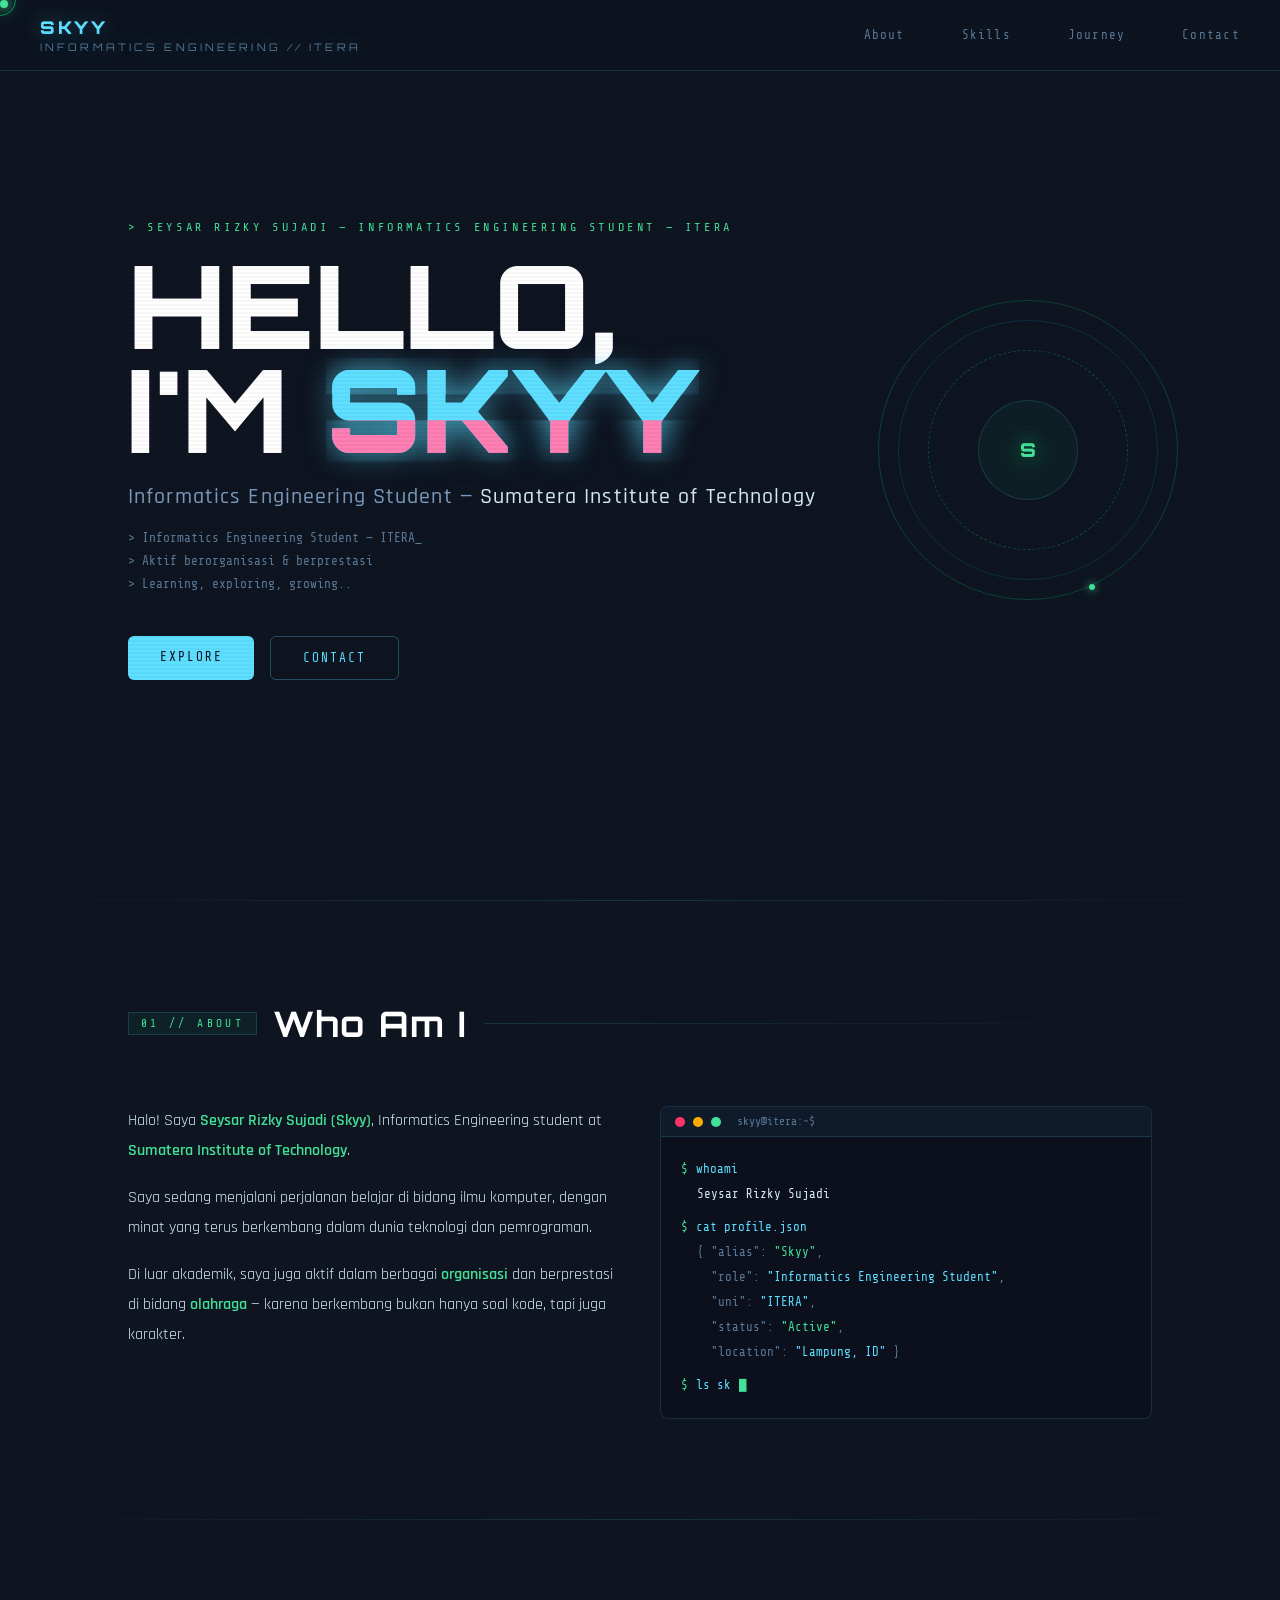
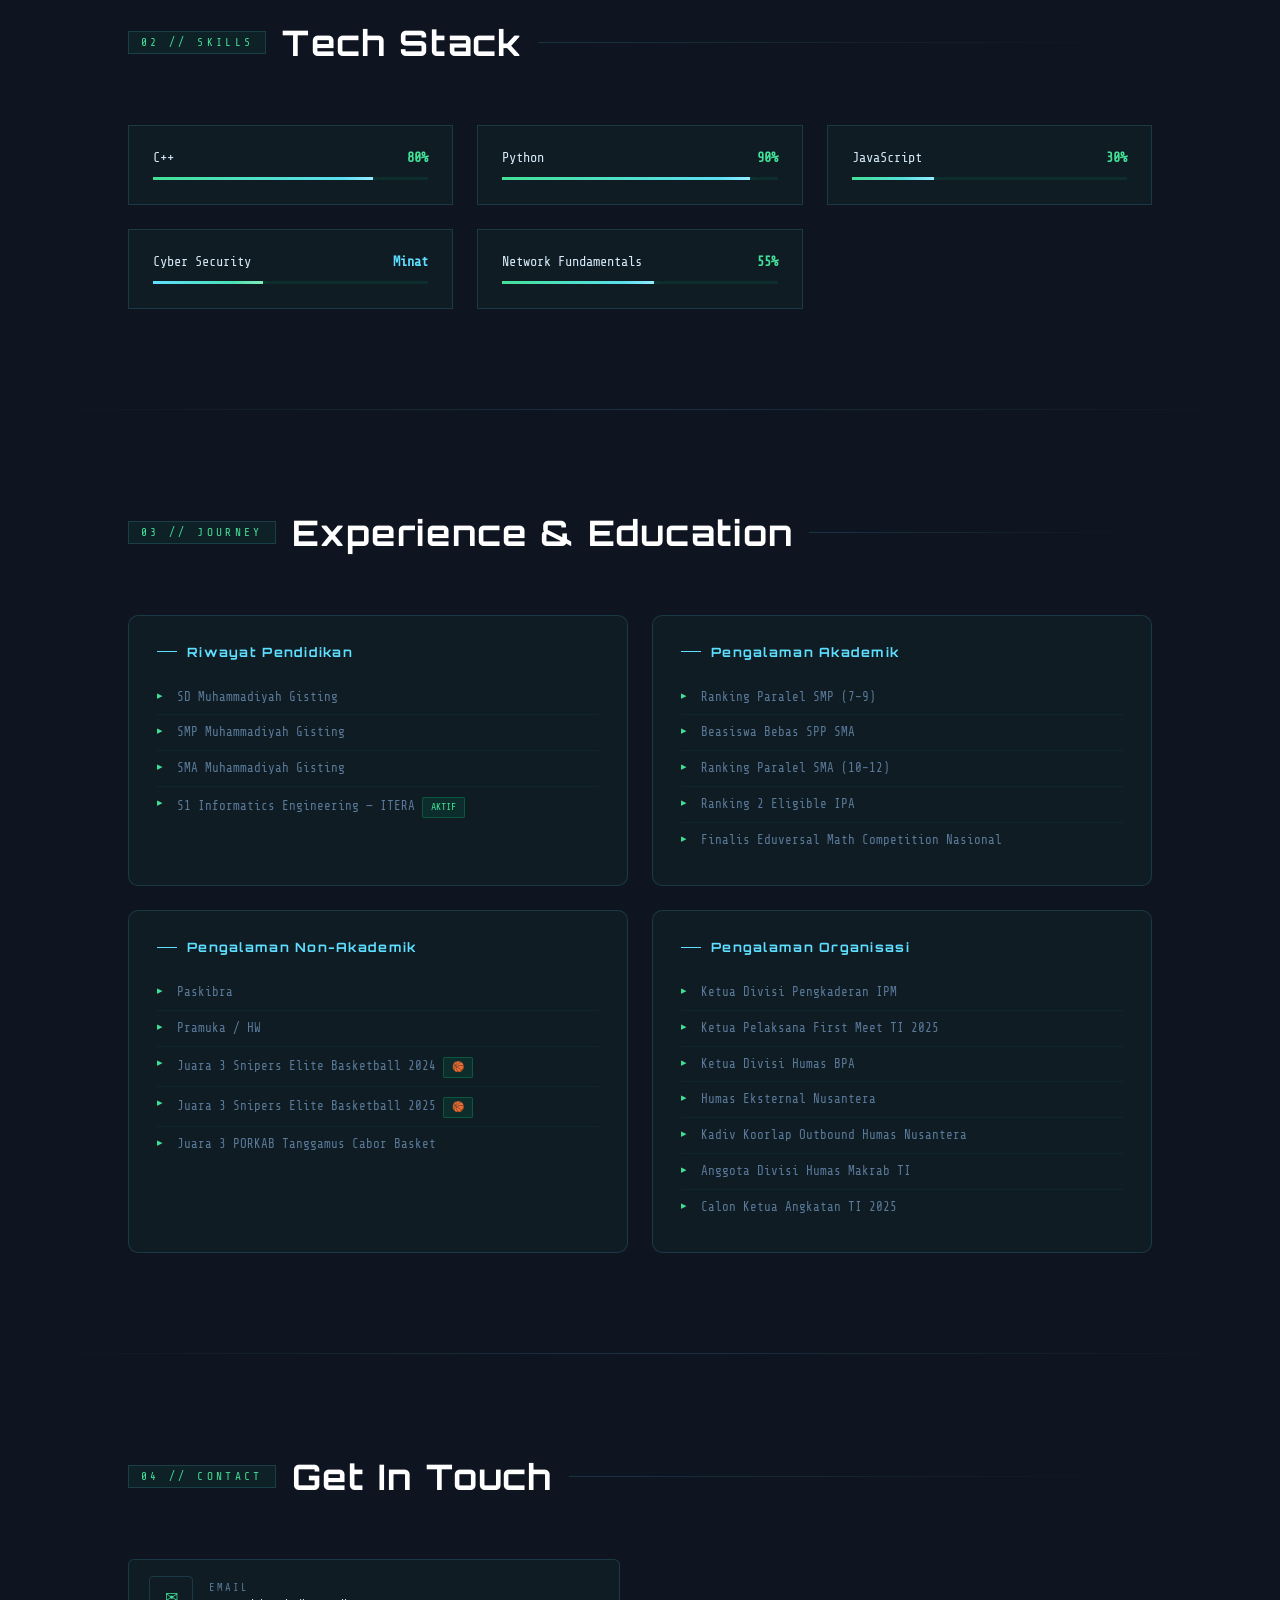
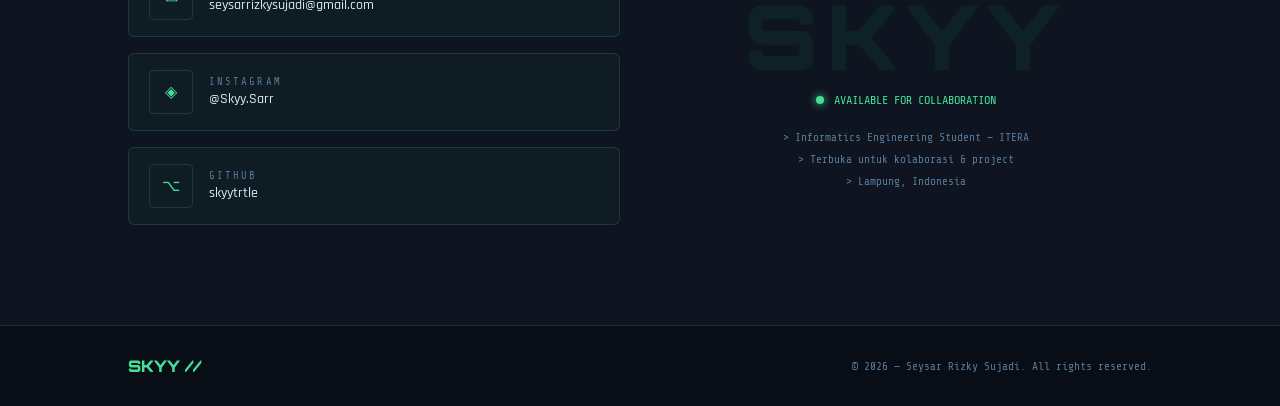
<file: index.html>
<!DOCTYPE html>
<html lang="id">
<head>
    <meta charset="UTF-8">
    <meta name="viewport" content="width=device-width, initial-scale=1.0">
    <title>SKYY // Portfolio</title>
    <link href="https://fonts.googleapis.com/css2?family=Share+Tech+Mono&family=Rajdhani:wght@300;400;500;600;700&family=Orbitron:wght@400;700;900&display=swap" rel="stylesheet">
    <link rel="stylesheet" href="style.css">
</head>
<body>

    <canvas id="matrix-canvas"></canvas>
    <div id="cursor"></div>
    <div id="cursor-ring"></div>

    <!-- ── NAV ── -->
    <nav>
        <div class="nav-logo">
            SKYY
            <span>INFORMATICS ENGINEERING // ITERA</span>
        </div>

        <button class="hamburger" id="hamburger" aria-label="Toggle menu">
            <span></span>
            <span></span>
            <span></span>
        </button>

        <div class="nav-links" id="navLinks">
            <a href="#about"   onclick="closeMenu()">About</a>
            <a href="#skills"  onclick="closeMenu()">Skills</a>
            <a href="#journey" onclick="closeMenu()">Journey</a>
            <a href="#contact" onclick="closeMenu()">Contact</a>
        </div>

        <div class="nav-overlay" id="navOverlay" onclick="closeMenu()"></div>
    </nav>

    <!-- ── HERO ── -->
    <section id="hero">
        <div class="hero-tag">SEYSAR RIZKY SUJADI — INFORMATICS ENGINEERING STUDENT — ITERA</div>
        <h1 class="hero-name">
            HELLO,<br>
            I'M <span class="glitch" data-text="SKYY">SKYY</span>
        </h1>
        <p class="hero-sub">
            Informatics Engineering Student — <span>Sumatera Institute of Technology</span>
        </p>
        <p class="hero-desc">
            &gt; Informatics Engineering Student — ITERA_<br>
            &gt; Aktif berorganisasi &amp; berprestasi<br>
            &gt; Learning, exploring, growing..
        </p>
        <div class="hero-cta">
            <a href="#about"   class="btn-primary">EXPLORE</a>
            <a href="#contact" class="btn-secondary">CONTACT</a>
        </div>

        <div class="hero-deco">
            <div class="hex-ring"></div>
            <div class="hex-ring"></div>
            <div class="hex-ring"></div>
            <div class="hex-center">S</div>
            <div class="hex-dot" id="orbitDot"></div>
        </div>
    </section>

    <div class="divider"></div>

    <!-- ── ABOUT ── -->
    <section id="about">
        <div class="section-header reveal">
            <span class="section-tag">01 // ABOUT</span>
            <h2 class="section-title">Who Am I</h2>
            <div class="section-line"></div>
        </div>

        <div class="about-grid">
            <div class="about-text reveal reveal-delay-1">
                <p>
                    Halo! Saya <span class="highlight">Seysar Rizky Sujadi (Skyy)</span>,
                    Informatics Engineering student at <span class="highlight">Sumatera Institute of Technology</span>.
                </p>
                <p>
                    Saya sedang menjalani perjalanan belajar di bidang ilmu komputer,
                    dengan minat yang terus berkembang dalam dunia teknologi dan pemrograman.
                </p>
                <p>
                    Di luar akademik, saya juga aktif dalam berbagai <span class="highlight">organisasi</span>
                    dan berprestasi di bidang <span class="highlight">olahraga</span> —
                    karena berkembang bukan hanya soal kode, tapi juga karakter.
                </p>
            </div>

            <div class="terminal-box reveal reveal-delay-2">
                <div class="terminal-bar">
                    <div class="t-dot"></div>
                    <div class="t-dot"></div>
                    <div class="t-dot"></div>
                    <span class="terminal-title">skyy@itera:~$</span>
                </div>
                <div class="terminal-body">
                    <div class="t-line">
                        <span class="t-prompt">$</span>
                        <span class="t-cmd">whoami</span>
                    </div>
                    <div class="t-out val">Seysar Rizky Sujadi</div>

                    <div class="t-line" style="margin-top: 8px;">
                        <span class="t-prompt">$</span>
                        <span class="t-cmd">cat profile.json</span>
                    </div>
                    <div class="t-out">{ "alias": <span style="color: var(--green);">"Skyy"</span>,</div>
                    <div class="t-out">&nbsp;&nbsp;"role": <span style="color: var(--cyan);">"Informatics Engineering Student"</span>,</div>
                    <div class="t-out">&nbsp;&nbsp;"uni": <span style="color: var(--cyan);">"ITERA"</span>,</div>
                    <div class="t-out">&nbsp;&nbsp;"status": <span style="color: var(--green);">"Active"</span>,</div>
                    <div class="t-out">&nbsp;&nbsp;"location": <span style="color: var(--cyan);">"Lampung, ID"</span> }</div>

                    <div class="t-line" style="margin-top: 8px;">
                        <span class="t-prompt">$</span>
                        <span class="t-cmd" id="typewriter"></span>
                        <span style="color: var(--green); animation: blink 1s infinite;">█</span>
                    </div>
                </div>
            </div>
        </div>
    </section>

    <div class="divider"></div>

    <!-- ── SKILLS ── -->
    <section id="skills">
        <div class="section-header reveal">
            <span class="section-tag">02 // SKILLS</span>
            <h2 class="section-title">Tech Stack</h2>
            <div class="section-line"></div>
        </div>

        <div class="skills-container">
            <div class="skill-card reveal reveal-delay-1">
                <div class="skill-name">C++ <span class="skill-pct">80%</span></div>
                <div class="skill-bar"><div class="skill-fill" data-width="80%"></div></div>
            </div>
            <div class="skill-card reveal reveal-delay-2">
                <div class="skill-name">Python <span class="skill-pct">90%</span></div>
                <div class="skill-bar"><div class="skill-fill" data-width="90%"></div></div>
            </div>
            <div class="skill-card reveal reveal-delay-3">
                <div class="skill-name">JavaScript <span class="skill-pct">30%</span></div>
                <div class="skill-bar"><div class="skill-fill" data-width="30%"></div></div>
            </div>
            <div class="skill-card reveal reveal-delay-4">
                <div class="skill-name">
                    Cyber Security
                    <span class="skill-pct" style="color: var(--cyan);">Minat</span>
                </div>
                <div class="skill-bar">
                    <div class="skill-fill" data-width="40%"
                         style="background: linear-gradient(90deg, var(--cyan), var(--green));"></div>
                </div>
            </div>
            <div class="skill-card reveal reveal-delay-1">
                <div class="skill-name">Network Fundamentals <span class="skill-pct">55%</span></div>
                <div class="skill-bar"><div class="skill-fill" data-width="55%"></div></div>
            </div>
        </div>
    </section>

    <div class="divider"></div>

    <!-- ── JOURNEY ── -->
    <section id="journey">
        <div class="section-header reveal">
            <span class="section-tag">03 // JOURNEY</span>
            <h2 class="section-title">Experience &amp; Education</h2>
            <div class="section-line"></div>
        </div>

        <div class="journey-grid">

            <div class="journey-card reveal reveal-delay-1">
                <div class="journey-card-title">Riwayat Pendidikan</div>
                <ul class="journey-list">
                    <li>SD Muhammadiyah Gisting</li>
                    <li>SMP Muhammadiyah Gisting</li>
                    <li>SMA Muhammadiyah Gisting</li>
                    <li>S1 Informatics Engineering — ITERA <span class="badge">AKTIF</span></li>
                </ul>
            </div>

            <div class="journey-card reveal reveal-delay-2">
                <div class="journey-card-title">Pengalaman Akademik</div>
                <ul class="journey-list">
                    <li>Ranking Paralel SMP (7–9)</li>
                    <li>Beasiswa Bebas SPP SMA</li>
                    <li>Ranking Paralel SMA (10–12)</li>
                    <li>Ranking 2 Eligible IPA</li>
                    <li>Finalis Eduversal Math Competition Nasional</li>
                </ul>
            </div>

            <div class="journey-card reveal reveal-delay-3">
                <div class="journey-card-title">Pengalaman Non-Akademik</div>
                <ul class="journey-list">
                    <li>Paskibra</li>
                    <li>Pramuka / HW</li>
                    <li>Juara 3 Snipers Elite Basketball 2024 <span class="badge">🏀</span></li>
                    <li>Juara 3 Snipers Elite Basketball 2025 <span class="badge">🏀</span></li>
                    <li>Juara 3 PORKAB Tanggamus Cabor Basket</li>
                </ul>
            </div>

            <div class="journey-card reveal reveal-delay-4">
                <div class="journey-card-title">Pengalaman Organisasi</div>
                <ul class="journey-list">
                    <li>Ketua Divisi Pengkaderan IPM</li>
                    <li>Ketua Pelaksana First Meet TI 2025</li>
                    <li>Ketua Divisi Humas BPA</li>
                    <li>Humas Eksternal Nusantera</li>
                    <li>Kadiv Koorlap Outbound Humas Nusantera</li>
                    <li>Anggota Divisi Humas Makrab TI</li>
                    <li>Calon Ketua Angkatan TI 2025</li>
                </ul>
            </div>

        </div>
    </section>

    <div class="divider"></div>

    <!-- ── CONTACT ── -->
    <section id="contact">
        <div class="section-header reveal">
            <span class="section-tag">04 // CONTACT</span>
            <h2 class="section-title">Get In Touch</h2>
            <div class="section-line"></div>
        </div>

        <div class="contact-wrap">
            <div class="contact-info">
                <a class="contact-item reveal reveal-delay-1" href="mailto:seysarrizkysujadi@gmail.com">
                    <div class="contact-icon">✉</div>
                    <div>
                        <div class="contact-label">Email</div>
                        <div class="contact-value">seysarrizkysujadi@gmail.com</div>
                    </div>
                </a>
                <a class="contact-item reveal reveal-delay-2" href="https://instagram.com/Skyy.Sarr" target="_blank" rel="noopener">
                    <div class="contact-icon">◈</div>
                    <div>
                        <div class="contact-label">Instagram</div>
                        <div class="contact-value">@Skyy.Sarr</div>
                    </div>
                </a>
                <a class="contact-item reveal reveal-delay-3" href="https://github.com/skyytrtle" target="_blank" rel="noopener">
                    <div class="contact-icon">⌥</div>
                    <div>
                        <div class="contact-label">GitHub</div>
                        <div class="contact-value">skyytrtle</div>
                    </div>
                </a>
            </div>

            <div class="contact-deco reveal reveal-delay-2">
                <div class="big-text">SKYY</div>
                <div class="status-line">
                    <div class="status-dot"></div>
                    AVAILABLE FOR COLLABORATION
                </div>
                <div style="font-family: 'Share Tech Mono', monospace; font-size: 0.7rem; color: var(--muted); text-align: center; line-height: 2; margin-top: 8px;">
                    &gt; Informatics Engineering Student — ITERA<br>
                    &gt; Terbuka untuk kolaborasi &amp; project<br>
                    &gt; Lampung, Indonesia
                </div>
            </div>
        </div>
    </section>

    <!-- ── FOOTER ── -->
    <footer>
        <div class="footer-logo">SKYY //</div>
        <div class="footer-copy">© 2026 — Seysar Rizky Sujadi. All rights reserved.</div>
    </footer>

    <!-- Back to top -->
    <button class="back-to-top" id="backToTop" aria-label="Back to top">↑</button>

    <script src="script.js"></script>
</body>
</html>
</file>
<file: style.css>
/* ══════════════════════════════════════════════
   SKYY // Portfolio — Stylesheet (Performance Optimized)
   ══════════════════════════════════════════════ */

:root {
    --green:      #43e097;
    --green-dim:  #2ebd7a;
    --green-dark: #0d2a1f;
    --cyan:       #5edfff;
    --bg:         #0e1420;
    --bg2:        #121929;
    --surface:    rgba(67, 224, 151, 0.04);
    --border:     rgba(94, 223, 255, 0.15);
    --text:       #d6eaf8;
    --muted:      #5a7a99;
    --red:        #ff7eb3;
}

*, *::before, *::after {
    box-sizing: border-box;
    margin: 0;
    padding: 0;
}

html {
    scroll-behavior: smooth;
    -webkit-text-size-adjust: 100%;
}

body {
    font-family: 'Rajdhani', sans-serif;
    background: #0e1420;
    color: var(--text);
    overflow-x: hidden;
    cursor: none;
}

/* Remove custom cursor on touch devices */
@media (hover: none) and (pointer: coarse) {
    body { cursor: auto; }
    #cursor, #cursor-ring { display: none; }
    .btn-primary, .btn-secondary { cursor: pointer; }
}

/* ── CUSTOM CURSOR ── */
#cursor {
    position: fixed;
    top: 0; left: 0;
    width: 8px; height: 8px;
    background: var(--green);
    border-radius: 50%;
    pointer-events: none;
    z-index: 9999;
    /* Use transform only — no top/left changes during move */
    will-change: transform;
    box-shadow: 0 0 10px var(--green), 0 0 20px var(--green);
    transition: scale 0.1s;
}

#cursor-ring {
    position: fixed;
    top: 0; left: 0;
    width: 32px; height: 32px;
    border: 1px solid rgba(0, 255, 136, 0.5);
    border-radius: 50%;
    pointer-events: none;
    z-index: 9998;
    will-change: transform;
    transition: scale 0.15s ease, border-color 0.15s ease;
}

/* ── CANVAS BG ── */
#matrix-canvas {
    position: fixed;
    top: 0; left: 0;
    width: 100%; height: 100%;
    z-index: -2;
    opacity: 0.03;
}

/* ── SCAN LINE — disabled on mobile (paint cost) ── */
body::after {
    content: '';
    position: fixed;
    top: 0; left: 0; right: 0; bottom: 0;
    background: repeating-linear-gradient(
        0deg,
        transparent,
        transparent 2px,
        rgba(0, 0, 0, 0.03) 2px,
        rgba(0, 0, 0, 0.03) 4px
    );
    pointer-events: none;
    z-index: 9990;
}

@media (max-width: 640px) {
    body::after { display: none; }  /* skip costly repeating-gradient on mobile */
}

/* ── NOISE — disabled on mobile ── */
body::before {
    content: '';
    position: fixed;
    top: -50%; left: -50%;
    width: 200%; height: 200%;
    background-image: url("data:image/svg+xml,%3Csvg viewBox='0 0 512 512' xmlns='http://www.w3.org/2000/svg'%3E%3Cfilter id='n'%3E%3CfeTurbulence type='fractalNoise' baseFrequency='0.9' numOctaves='4' stitchTiles='stitch'/%3E%3C/filter%3E%3Crect width='100%25' height='100%25' filter='url(%23n)' opacity='0.04'/%3E%3C/svg%3E");
    opacity: 0.04;
    pointer-events: none;
    z-index: -1;
}

@media (max-width: 640px) {
    body::before { display: none; }  /* SVG filter noise is expensive on mobile */
}

/* ════════════════════════════════
   NAVBAR
   ════════════════════════════════ */
nav {
    position: fixed;
    top: 0; left: 0; right: 0;
    padding: 16px 40px;
    display: flex;
    justify-content: space-between;
    align-items: center;
    background: rgba(14, 20, 32, 0.92);
    backdrop-filter: blur(16px);
    -webkit-backdrop-filter: blur(16px);
    border-bottom: 1px solid var(--border);
    z-index: 1000;
}

.nav-logo {
    font-family: 'Orbitron', monospace;
    font-weight: 900;
    font-size: 1.1rem;
    color: var(--cyan);
    letter-spacing: 0.15em;
    text-shadow: 0 0 20px rgba(94, 223, 255, 0.4);
    z-index: 1001;
}

.nav-logo span {
    color: var(--muted);
    font-weight: 400;
    font-size: 0.65rem;
    display: block;
    letter-spacing: 0.3em;
    margin-top: 2px;
}

.nav-links {
    display: flex;
    gap: 32px;
}

.nav-links a {
    font-family: 'Share Tech Mono', monospace;
    color: var(--muted);
    text-decoration: none;
    font-size: 0.78rem;
    letter-spacing: 0.1em;
    transition: color 0.3s;
    position: relative;
}

.nav-links a::before {
    content: '// ';
    color: var(--green);
    opacity: 0;
    transition: opacity 0.3s;
}

.nav-links a:hover { color: var(--green); }
.nav-links a:hover::before { opacity: 1; }

/* ── HAMBURGER ── */
.hamburger {
    display: none;
    flex-direction: column;
    justify-content: center;
    align-items: center;
    gap: 5px;
    width: 40px; height: 40px;
    background: transparent;
    border: 1px solid var(--border);
    border-radius: 6px;
    cursor: pointer;
    z-index: 1002;
    padding: 8px;
    transition: border-color 0.3s;
}

.hamburger:hover { border-color: var(--green); }

.hamburger span {
    display: block;
    width: 20px; height: 2px;
    background: var(--cyan);
    border-radius: 2px;
    transition: transform 0.3s ease, opacity 0.3s ease, background 0.3s ease;
    transform-origin: center;
}

.hamburger.open span:nth-child(1) { transform: translateY(7px) rotate(45deg); background: var(--green); }
.hamburger.open span:nth-child(2) { opacity: 0; transform: scaleX(0); }
.hamburger.open span:nth-child(3) { transform: translateY(-7px) rotate(-45deg); background: var(--green); }

/* ── NAV OVERLAY ── */
.nav-overlay {
    display: none;
    position: fixed;
    inset: 0;
    background: rgba(0, 0, 0, 0.6);
    z-index: 999;
}

.nav-overlay.show { display: block; }

/* ════════════════════════════════
   HERO
   ════════════════════════════════ */
#hero {
    height: 100vh;
    min-height: 600px;
    display: flex;
    flex-direction: column;
    justify-content: center;
    align-items: flex-start;
    padding: 0 10vw;
    position: relative;
    overflow: hidden;
}

.hero-tag {
    font-family: 'Share Tech Mono', monospace;
    font-size: 0.75rem;
    color: var(--green);
    letter-spacing: 0.3em;
    margin-bottom: 20px;
    opacity: 0;
    animation: fadeUp 0.8s ease 0.3s forwards;
}

.hero-tag::before { content: '> '; }

.hero-name {
    font-family: 'Orbitron', monospace;
    font-size: clamp(2.8rem, 9vw, 8rem);
    font-weight: 900;
    line-height: 0.9;
    color: #fff;
    opacity: 0;
    animation: fadeUp 0.8s ease 0.5s forwards;
    position: relative;
}

.hero-name .glitch {
    position: relative;
    display: inline-block;
    color: var(--cyan);
    text-shadow: 0 0 30px rgba(94, 223, 255, 0.5);
}

/* Glitch pseudo-elements — disabled on mobile (GPU cost) */
.hero-name .glitch::before,
.hero-name .glitch::after {
    content: attr(data-text);
    position: absolute;
    top: 0; left: 0;
    width: 100%; height: 100%;
}

.hero-name .glitch::before {
    color: var(--cyan);
    animation: glitch1 4s infinite;
    clip-path: polygon(0 0, 100% 0, 100% 35%, 0 35%);
}

.hero-name .glitch::after {
    color: var(--red);
    animation: glitch2 4s infinite;
    clip-path: polygon(0 60%, 100% 60%, 100% 100%, 0 100%);
}

@media (max-width: 640px) {
    /* Keep the glitch text but remove the animation loop to save GPU */
    .hero-name .glitch::before,
    .hero-name .glitch::after { animation: none; }
}

@keyframes glitch1 {
    0%, 96%, 100% { transform: translateX(0); }
    97%           { transform: translateX(-3px); }
    98%           { transform: translateX(3px); }
}

@keyframes glitch2 {
    0%, 96%, 100% { transform: translateX(0); }
    97%           { transform: translateX(3px); }
    98%           { transform: translateX(-3px); }
}

.hero-sub {
    font-size: clamp(0.9rem, 2vw, 1.4rem);
    color: #7a9bbf;
    margin-top: 20px;
    font-weight: 500;
    letter-spacing: 0.05em;
    opacity: 0;
    animation: fadeUp 0.8s ease 0.7s forwards;
}

.hero-sub span { color: var(--text); }

.hero-desc {
    max-width: 480px;
    margin-top: 16px;
    font-family: 'Share Tech Mono', monospace;
    font-size: 0.8rem;
    color: var(--muted);
    line-height: 1.8;
    opacity: 0;
    animation: fadeUp 0.8s ease 0.9s forwards;
}

.hero-cta {
    margin-top: 40px;
    display: flex;
    gap: 16px;
    flex-wrap: wrap;
    opacity: 0;
    animation: fadeUp 0.8s ease 1.1s forwards;
}

.btn-primary {
    font-family: 'Share Tech Mono', monospace;
    font-size: 0.8rem;
    letter-spacing: 0.15em;
    color: #0e1420;
    background: var(--cyan);
    border: none;
    padding: 14px 32px;
    cursor: pointer;
    border-radius: 6px;
    /* Only transition what's needed */
    transition: background 0.3s, box-shadow 0.3s, transform 0.2s;
    text-decoration: none;
    display: inline-block;
    -webkit-tap-highlight-color: transparent;
    touch-action: manipulation;
}

.btn-primary:hover  { background: #fff; box-shadow: 0 0 24px rgba(94,223,255,0.4); transform: translateY(-2px); }
.btn-primary:active { transform: translateY(0); }

.btn-secondary {
    font-family: 'Share Tech Mono', monospace;
    font-size: 0.8rem;
    letter-spacing: 0.15em;
    color: var(--cyan);
    background: transparent;
    border: 1px solid rgba(94, 223, 255, 0.3);
    padding: 14px 32px;
    cursor: pointer;
    text-decoration: none;
    display: inline-block;
    transition: border-color 0.3s, background 0.3s, transform 0.2s;
    border-radius: 6px;
    -webkit-tap-highlight-color: transparent;
    touch-action: manipulation;
}

.btn-secondary:hover  { border-color: var(--cyan); background: rgba(94,223,255,0.07); transform: translateY(-2px); }
.btn-secondary:active { transform: translateY(0); }

/* ── HERO DECO ── */
.hero-deco {
    position: absolute;
    right: 8vw;
    top: 50%;
    transform: translateY(-50%);
    width: 300px; height: 300px;
    opacity: 0;
    animation: fadeIn 1.5s ease 1s forwards;
}

.hex-ring {
    position: absolute;
    inset: 0;
    border: 1px solid rgba(0, 255, 136, 0.2);
    border-radius: 50%;
    /* Use transform for spin — GPU composited */
    animation: spin 20s linear infinite;
    will-change: transform;
}

.hex-ring:nth-child(2) {
    inset: 20px;
    border-color: rgba(0, 229, 255, 0.15);
    animation-duration: 15s;
    animation-direction: reverse;
}

.hex-ring:nth-child(3) {
    inset: 50px;
    border-color: rgba(0, 255, 136, 0.25);
    border-style: dashed;
    animation-duration: 30s;
}

.hex-center {
    position: absolute;
    top: 50%; left: 50%;
    transform: translate(-50%, -50%);
    width: 100px; height: 100px;
    background: rgba(0, 255, 136, 0.05);
    border: 1px solid var(--border);
    border-radius: 50%;
    display: flex;
    align-items: center;
    justify-content: center;
    font-family: 'Orbitron', monospace;
    font-size: 1.2rem;
    font-weight: 900;
    color: var(--green);
    text-shadow: 0 0 20px rgba(0, 255, 136, 0.5);
}

.hex-dot {
    position: absolute;
    width: 6px; height: 6px;
    background: var(--green);
    border-radius: 50%;
    box-shadow: 0 0 8px var(--green);
    top: 50%; left: 50%;
    transform-origin: 0 0;
    will-change: left, top;
}

/* CSS orbit fallback for mobile */
.hex-dot.orbit-css {
    /* Positioned at orbit edge, rotates around center via CSS */
    top: 2px;
    left: 150px;
    transform-origin: 0 148px;
    animation: orbit-mobile 6s linear infinite;
    will-change: transform;
}

@keyframes orbit-mobile {
    from { transform: rotate(0deg); }
    to   { transform: rotate(360deg); }
}

@keyframes spin    { from { transform: rotate(0deg); }   to { transform: rotate(360deg); } }
@keyframes fadeUp  { from { opacity: 0; transform: translateY(30px); } to { opacity: 1; transform: translateY(0); } }
@keyframes fadeIn  { from { opacity: 0; }                               to { opacity: 1; } }

/* ════════════════════════════════
   SECTION COMMON
   ════════════════════════════════ */
section {
    padding: 100px 10vw;
    position: relative;
}

.section-header {
    display: flex;
    align-items: center;
    gap: 16px;
    margin-bottom: 60px;
    flex-wrap: wrap;
}

.section-tag {
    font-family: 'Share Tech Mono', monospace;
    font-size: 0.7rem;
    color: var(--green);
    letter-spacing: 0.3em;
    background: rgba(0, 255, 136, 0.06);
    border: 1px solid var(--border);
    padding: 4px 12px;
    white-space: nowrap;
}

.section-title {
    font-family: 'Orbitron', monospace;
    font-size: clamp(1.3rem, 3vw, 2.2rem);
    font-weight: 700;
    color: #fff;
    letter-spacing: 0.05em;
}

.section-line {
    flex: 1;
    min-width: 40px;
    height: 1px;
    background: linear-gradient(90deg, var(--border), transparent);
}

/* ════════════════════════════════
   ABOUT
   ════════════════════════════════ */
.about-grid {
    display: grid;
    grid-template-columns: 1fr 1fr;
    gap: 40px;
    align-items: start;
}

.about-text p {
    font-size: 1rem;
    line-height: 1.9;
    color: var(--text);
    margin-bottom: 16px;
    font-weight: 400;
}

.about-text .highlight {
    color: var(--green);
    font-weight: 600;
}

.terminal-box {
    background: rgba(10, 15, 28, 0.7);
    border: 1px solid var(--border);
    border-radius: 8px;
    overflow: hidden;
}

.terminal-bar {
    background: rgba(94, 223, 255, 0.06);
    border-bottom: 1px solid var(--border);
    padding: 8px 14px;
    display: flex;
    gap: 8px;
    align-items: center;
}

.t-dot {
    width: 10px; height: 10px;
    border-radius: 50%;
    flex-shrink: 0;
}

.t-dot:nth-child(1) { background: #ff3366; }
.t-dot:nth-child(2) { background: #ffaa00; }
.t-dot:nth-child(3) { background: var(--green); }

.terminal-title {
    margin-left: 8px;
    font-family: 'Share Tech Mono', monospace;
    font-size: 0.7rem;
    color: var(--muted);
}

.terminal-body {
    padding: 20px;
    font-family: 'Share Tech Mono', monospace;
    font-size: 0.78rem;
    line-height: 2;
    overflow-x: auto;
}

.t-line   { display: flex; gap: 8px; }
.t-prompt { color: var(--green); flex-shrink: 0; }
.t-cmd    { color: var(--cyan); }
.t-out    { color: var(--muted); padding-left: 16px; }
.t-out.val { color: var(--text); }

/* ════════════════════════════════
   SKILLS
   ════════════════════════════════ */
.skills-container {
    display: grid;
    grid-template-columns: repeat(auto-fit, minmax(260px, 1fr));
    gap: 24px;
}

.skill-card {
    background: var(--surface);
    border: 1px solid var(--border);
    padding: 24px;
    position: relative;
    overflow: hidden;
    transition: border-color 0.4s, background 0.4s;
    -webkit-tap-highlight-color: transparent;
}

.skill-card::before {
    content: '';
    position: absolute;
    top: 0; left: 0;
    width: 3px; height: 100%;
    background: var(--green);
    transform: scaleY(0);
    transform-origin: bottom;
    transition: transform 0.4s;
    will-change: transform;
}

.skill-card:hover::before,
.skill-card:active::before { transform: scaleY(1); }

.skill-card:hover,
.skill-card:active {
    border-color: rgba(0, 255, 136, 0.4);
    background: rgba(0, 255, 136, 0.04);
}

.skill-name {
    font-family: 'Share Tech Mono', monospace;
    font-size: 0.85rem;
    color: var(--text);
    margin-bottom: 12px;
    display: flex;
    justify-content: space-between;
    align-items: center;
}

.skill-pct {
    color: var(--green);
    font-weight: 700;
}

.skill-bar {
    background: rgba(0, 255, 136, 0.08);
    height: 3px;
    position: relative;
    overflow: hidden;
}

.skill-fill {
    position: absolute;
    left: 0; top: 0; bottom: 0;
    width: 0;
    background: linear-gradient(90deg, var(--green), var(--cyan));
    transition: width 1.4s cubic-bezier(0.19, 1, 0.22, 1);
    will-change: width;
    box-shadow: 0 0 8px rgba(0, 255, 136, 0.4);
}

/* Shimmer on fill — skip on mobile */
.skill-fill::after {
    content: '';
    position: absolute;
    right: 0; top: 0; bottom: 0;
    width: 30px;
    background: linear-gradient(90deg, transparent, rgba(255,255,255,0.35));
    animation: scan 2.5s ease-in-out infinite;
}

@media (max-width: 640px) {
    .skill-fill::after { display: none; }
}

@keyframes scan { 0%, 100% { opacity: 0; } 50% { opacity: 1; } }

/* ════════════════════════════════
   JOURNEY
   ════════════════════════════════ */
.journey-grid {
    display: grid;
    grid-template-columns: repeat(2, 1fr);
    gap: 24px;
}

.journey-card {
    background: var(--surface);
    border: 1px solid var(--border);
    padding: 28px;
    position: relative;
    overflow: hidden;
    transition: border-color 0.4s, box-shadow 0.4s, transform 0.4s;
    border-radius: 10px;
    -webkit-tap-highlight-color: transparent;
}

.journey-card::after {
    content: '';
    position: absolute;
    top: 0; left: 0;
    width: 100%; height: 3px;
    background: linear-gradient(90deg, var(--cyan), var(--green), transparent);
    opacity: 0;
    transition: opacity 0.4s;
}

.journey-card:hover::after,
.journey-card:active::after { opacity: 1; }

.journey-card:hover,
.journey-card:active {
    border-color: rgba(0, 255, 136, 0.35);
    transform: translateY(-4px);
    box-shadow: 0 12px 32px rgba(0, 255, 136, 0.07);
}

.journey-card-title {
    font-family: 'Orbitron', monospace;
    font-size: 0.8rem;
    font-weight: 700;
    color: var(--cyan);
    letter-spacing: 0.1em;
    margin-bottom: 20px;
    display: flex;
    align-items: center;
    gap: 10px;
}

.journey-card-title::before {
    content: '';
    display: inline-block;
    width: 20px; height: 1px;
    background: var(--cyan);
    flex-shrink: 0;
}

.journey-list { list-style: none; }

.journey-list li {
    font-family: 'Share Tech Mono', monospace;
    font-size: 0.78rem;
    color: var(--muted);
    padding: 8px 0 8px 20px;
    border-bottom: 1px solid rgba(0, 255, 136, 0.05);
    position: relative;
    transition: color 0.3s;
    line-height: 1.5;
}

.journey-list li:last-child { border-bottom: none; }

.journey-list li::before {
    content: '▸';
    position: absolute;
    left: 0;
    color: var(--green);
    font-size: 0.7rem;
    transition: transform 0.3s;
}

.journey-card:hover .journey-list li,
.journey-card:active .journey-list li         { color: var(--text); }
.journey-card:hover .journey-list li::before,
.journey-card:active .journey-list li::before { transform: translateX(3px); }

.badge {
    display: inline-block;
    font-family: 'Share Tech Mono', monospace;
    font-size: 0.62rem;
    color: var(--green);
    background: rgba(0, 255, 136, 0.08);
    border: 1px solid rgba(0, 255, 136, 0.2);
    padding: 2px 8px;
    margin-top: 2px;
    border-radius: 2px;
}

/* ════════════════════════════════
   CONTACT
   ════════════════════════════════ */
.contact-wrap {
    display: grid;
    grid-template-columns: 1fr 1fr;
    gap: 40px;
    align-items: center;
}

.contact-info {
    display: flex;
    flex-direction: column;
    gap: 16px;
}

.contact-item {
    display: flex;
    gap: 16px;
    align-items: center;
    padding: 16px 20px;
    background: var(--surface);
    border: 1px solid var(--border);
    transition: border-color 0.3s, background 0.3s, transform 0.3s;
    text-decoration: none;
    color: inherit;
    border-radius: 6px;
    -webkit-tap-highlight-color: transparent;
    touch-action: manipulation;
}

.contact-item:hover,
.contact-item:active {
    border-color: var(--green);
    background: rgba(0, 255, 136, 0.04);
    transform: translateX(6px);
}

.contact-icon {
    width: 44px; height: 44px;
    border: 1px solid var(--border);
    display: flex;
    align-items: center;
    justify-content: center;
    font-size: 1rem;
    flex-shrink: 0;
    color: var(--green);
    border-radius: 4px;
}

.contact-label {
    font-family: 'Share Tech Mono', monospace;
    font-size: 0.65rem;
    color: var(--muted);
    letter-spacing: 0.2em;
    text-transform: uppercase;
}

.contact-value {
    font-size: 0.9rem;
    color: var(--text);
    font-weight: 500;
    margin-top: 2px;
    word-break: break-all;
}

.contact-deco {
    display: flex;
    flex-direction: column;
    align-items: center;
    gap: 12px;
}

.big-text {
    font-family: 'Orbitron', monospace;
    font-size: clamp(3rem, 7vw, 6rem);
    font-weight: 900;
    color: rgba(0, 255, 136, 0.06);
    letter-spacing: 0.1em;
    line-height: 1;
    text-align: center;
    user-select: none;
}

.status-line {
    display: flex;
    align-items: center;
    gap: 10px;
    font-family: 'Share Tech Mono', monospace;
    font-size: 0.75rem;
    color: var(--green);
    text-align: center;
}

.status-dot {
    width: 8px; height: 8px;
    background: var(--green);
    border-radius: 50%;
    animation: blink 1.5s ease-in-out infinite;
    box-shadow: 0 0 8px var(--green);
    flex-shrink: 0;
}

@keyframes blink { 0%, 100% { opacity: 1; } 50% { opacity: 0.3; } }

/* ════════════════════════════════
   FOOTER
   ════════════════════════════════ */
footer {
    border-top: 1px solid var(--border);
    padding: 30px 10vw;
    display: flex;
    justify-content: space-between;
    align-items: center;
    background: rgba(0, 0, 0, 0.3);
    flex-wrap: wrap;
    gap: 12px;
}

.footer-logo {
    font-family: 'Orbitron', monospace;
    font-weight: 900;
    font-size: 1rem;
    color: var(--green);
}

.footer-copy {
    font-family: 'Share Tech Mono', monospace;
    font-size: 0.7rem;
    color: var(--muted);
}

/* ── BACK TO TOP ── */
.back-to-top {
    position: fixed;
    bottom: 28px; right: 24px;
    width: 44px; height: 44px;
    background: rgba(14, 20, 32, 0.9);
    border: 1px solid var(--border);
    color: var(--green);
    font-size: 1.1rem;
    border-radius: 50%;
    cursor: pointer;
    z-index: 900;
    opacity: 0;
    pointer-events: none;
    transition: opacity 0.3s, background 0.3s, transform 0.2s;
    display: flex;
    align-items: center;
    justify-content: center;
    -webkit-tap-highlight-color: transparent;
    touch-action: manipulation;
    will-change: opacity;
}

.back-to-top.show { opacity: 1; pointer-events: auto; }
.back-to-top:hover  { background: var(--green); color: #0e1420; border-color: var(--green); transform: translateY(-3px); }
.back-to-top:active { transform: translateY(0); }

/* ════════════════════════════════
   REVEAL ANIMATION
   ════════════════════════════════ */
.reveal {
    opacity: 0;
    transform: translateY(30px);  /* Reduced from 40px for less visual work */
    transition: opacity 0.7s ease, transform 0.7s ease;
    will-change: opacity, transform;
}

.reveal.visible {
    opacity: 1;
    transform: translateY(0);
    will-change: auto; /* Release after animation */
}

.reveal-delay-1 { transition-delay: 0.08s; }
.reveal-delay-2 { transition-delay: 0.16s; }
.reveal-delay-3 { transition-delay: 0.24s; }
.reveal-delay-4 { transition-delay: 0.32s; }

/* ── SCROLLBAR ── */
::-webkit-scrollbar       { width: 4px; }
::-webkit-scrollbar-track { background: var(--bg); }
::-webkit-scrollbar-thumb { background: var(--green-dark); }
::-webkit-scrollbar-thumb:hover { background: var(--green); }

/* ── DIVIDER ── */
.divider {
    width: 100%;
    height: 1px;
    background: linear-gradient(90deg, transparent, var(--border), transparent);
    margin: 0;
}

/* ════════════════════════════════
   RESPONSIVE — TABLET (≤ 900px)
   ════════════════════════════════ */
@media (max-width: 900px) {
    .hero-deco   { width: 200px; height: 200px; right: 4vw; }
    .about-grid  { grid-template-columns: 1fr; }
    .journey-grid { grid-template-columns: 1fr; }
    .contact-wrap { grid-template-columns: 1fr; }
    .contact-deco { display: none; }
}

/* ════════════════════════════════
   RESPONSIVE — MOBILE (≤ 640px)
   ════════════════════════════════ */
@media (max-width: 640px) {

    nav { padding: 14px 20px; }

    .hamburger { display: flex; }

    .nav-links {
        position: fixed;
        top: 0; right: -100%;
        width: 72vw; max-width: 300px;
        height: 100vh;
        background: rgba(10, 16, 28, 0.98);
        border-left: 1px solid var(--border);
        flex-direction: column;
        justify-content: center;
        align-items: flex-start;
        gap: 0;
        padding: 80px 36px 40px;
        transition: right 0.3s ease;
        z-index: 1000;
        /* No backdrop-filter on mobile menu — costly */
    }

    .nav-links.open  { right: 0; }

    .nav-links a {
        font-size: 1rem;
        padding: 14px 0;
        width: 100%;
        border-bottom: 1px solid rgba(94, 223, 255, 0.08);
        letter-spacing: 0.2em;
    }

    .nav-links a:last-child { border-bottom: none; }
    .nav-links a::before    { opacity: 1; }

    #hero {
        padding: 0 6vw;
        align-items: center;
        text-align: center;
    }

    .hero-tag  { font-size: 0.6rem; letter-spacing: 0.12em; text-align: center; }
    .hero-name { text-align: center; }
    .hero-sub  { text-align: center; }
    .hero-desc { text-align: left; font-size: 0.75rem; }
    .hero-cta  { justify-content: center; }
    .hero-deco { display: none; }

    section { padding: 70px 6vw; }

    .section-header { margin-bottom: 40px; }

    .skills-container { grid-template-columns: 1fr; }

    .journey-card { padding: 20px; }

    .contact-value { font-size: 0.8rem; }

    footer {
        flex-direction: column;
        text-align: center;
        padding: 24px 6vw;
    }

    .back-to-top { bottom: 20px; right: 16px; }

    /* Reduce reveal animation distance on mobile */
    .reveal { transform: translateY(18px); }
}

/* ════════════════════════════════
   RESPONSIVE — TINY (≤ 380px)
   ════════════════════════════════ */
@media (max-width: 380px) {
    .hero-name    { font-size: clamp(2.2rem, 12vw, 3rem); }
    .nav-logo     { font-size: 0.95rem; }
    .nav-logo span { font-size: 0.55rem; }
}
</file>
